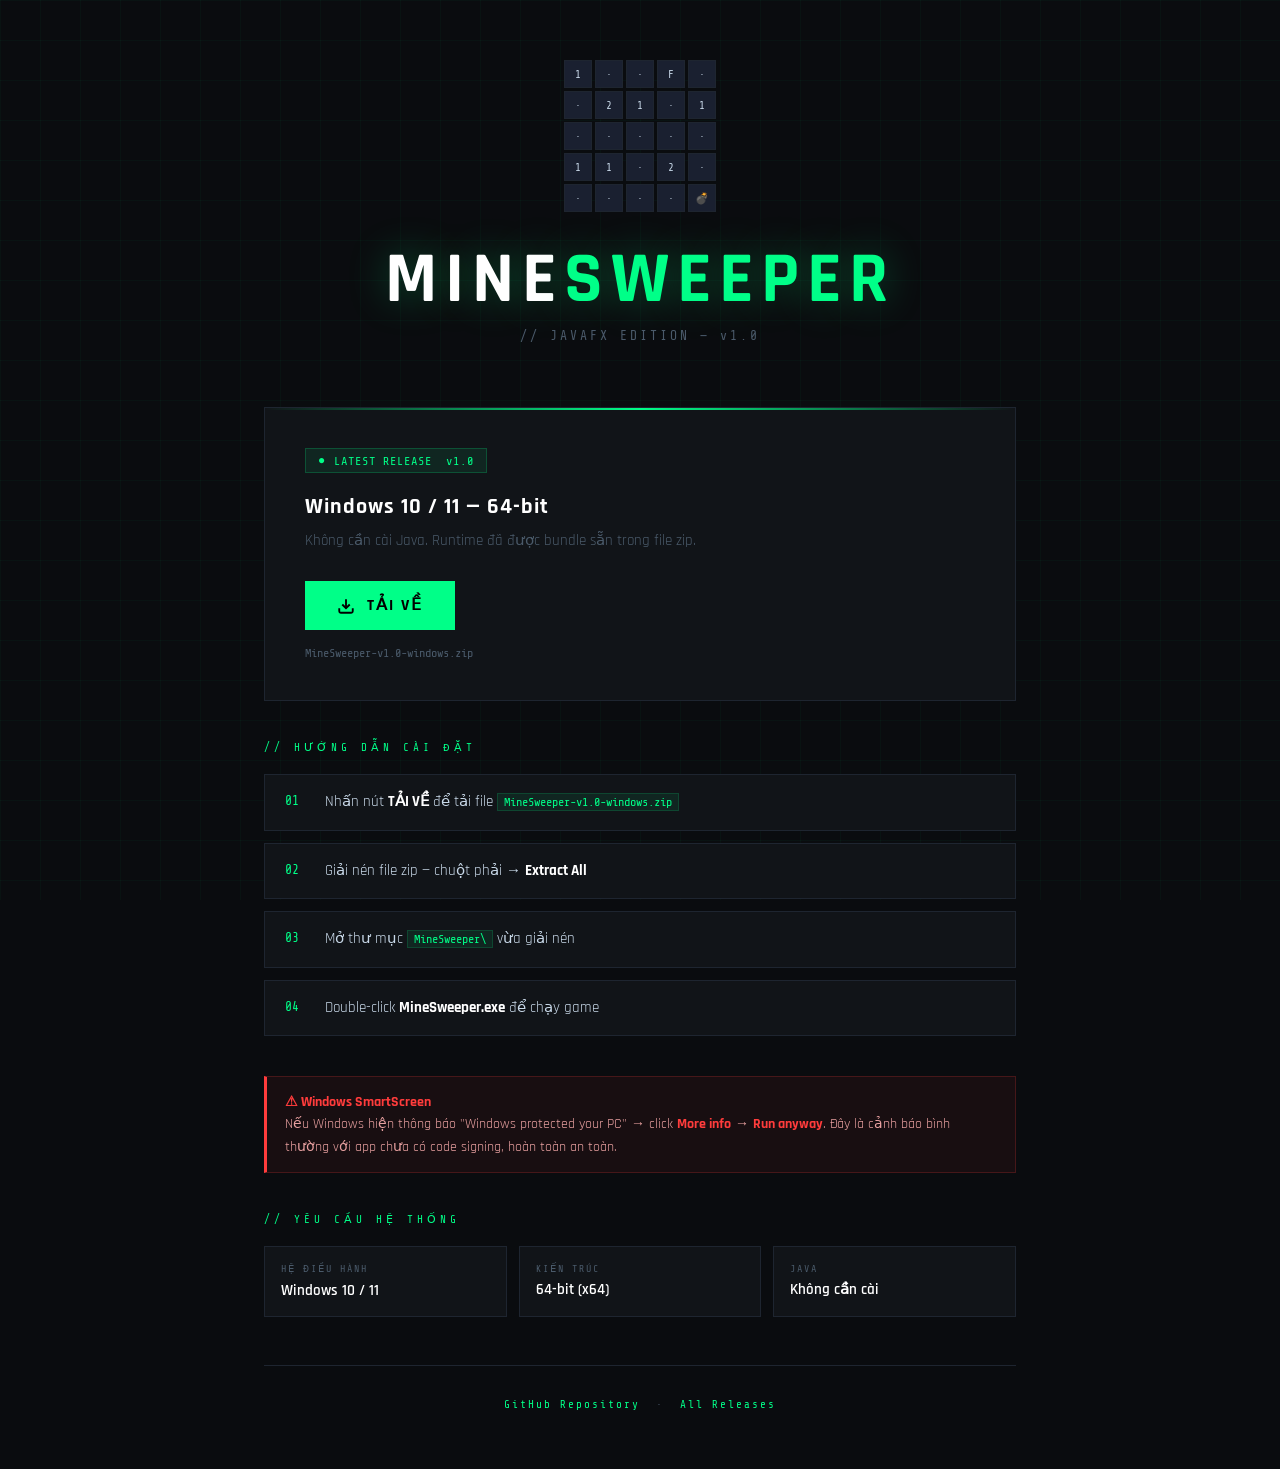
<file: index.html>
<!DOCTYPE html>
<html lang="vi">
<head>
  <meta charset="UTF-8">
  <meta name="viewport" content="width=device-width, initial-scale=1.0">
  <title>MineSweeper</title>

  <link href="https://fonts.googleapis.com/css2?family=Share+Tech+Mono&family=Rajdhani:wght@400;600;700&display=swap" rel="stylesheet">

  <style>
    *, *::before, *::after {
      box-sizing: border-box;
      margin: 0;
      padding: 0;
    }

    :root {
      --bg: #0a0c0f;
      --surface: #111418;
      --border: #1e2530;
      --accent: #00ff88;
      --accent2: #ff3c3c;
      --text: #c8d8e8;
      --muted: #4a5a6a;
      --cell: #1a2030;
    }

    body {
      background: var(--bg);
      color: var(--text);
      font-family: 'Rajdhani', sans-serif;
      min-height: 100vh;
      overflow-x: hidden;
    }

    body::before {
      content: '';
      position: fixed;
      inset: 0;
      background-image:
        linear-gradient(rgba(0,255,136,0.03) 1px, transparent 1px),
        linear-gradient(90deg, rgba(0,255,136,0.03) 1px, transparent 1px);
      background-size: 40px 40px;
      pointer-events: none;
      z-index: 0;
    }

    .container {
      position: relative;
      z-index: 1;
      max-width: 800px;
      margin: 0 auto;
      padding: 60px 24px;
    }

    .header {
      text-align: center;
      margin-bottom: 64px;
    }

    .game-grid {
      display: inline-grid;
      grid-template-columns: repeat(5, 28px);
      gap: 3px;
      margin-bottom: 32px;
    }

    .cell {
      width: 28px;
      height: 28px;
      background: var(--cell);
      border: 1px solid var(--border);
      display: flex;
      align-items: center;
      justify-content: center;
      font-family: 'Share Tech Mono', monospace;
      font-size: 11px;
      animation: cellReveal 0.4s ease forwards;
      opacity: 0;
    }

    @keyframes cellReveal {
      from {
        opacity: 0;
        transform: scale(0.5);
      }
      to {
        opacity: 1;
        transform: scale(1);
      }
    }

    .title {
      font-size: clamp(42px, 8vw, 72px);
      font-weight: 700;
      letter-spacing: 8px;
      text-transform: uppercase;
      color: #fff;
      text-shadow: 0 0 40px rgba(0,255,136,0.3);
      line-height: 1;
    }

    .title span {
      color: var(--accent);
    }

    .subtitle {
      margin-top: 12px;
      font-family: 'Share Tech Mono', monospace;
      font-size: 13px;
      color: var(--muted);
      letter-spacing: 3px;
    }

    .download-card {
      background: var(--surface);
      border: 1px solid var(--border);
      padding: 40px;
      margin-bottom: 40px;
      position: relative;
      overflow: hidden;
    }

    .download-card::before {
      content: '';
      position: absolute;
      top: 0;
      left: 0;
      right: 0;
      height: 2px;
      background: linear-gradient(90deg, transparent, var(--accent), transparent);
    }

    .release-tag {
      display: inline-flex;
      align-items: center;
      gap: 8px;
      background: rgba(0,255,136,0.08);
      border: 1px solid rgba(0,255,136,0.2);
      color: var(--accent);
      font-family: 'Share Tech Mono', monospace;
      font-size: 12px;
      padding: 4px 12px;
      margin-bottom: 20px;
      letter-spacing: 1px;
    }

    .release-tag::before {
      content: '●';
      animation: blink 1.5s infinite;
    }

    @keyframes blink {
      0%, 100% {
        opacity: 1;
      }
      50% {
        opacity: 0.2;
      }
    }

    .card-title {
      font-size: 22px;
      font-weight: 700;
      color: #fff;
      margin-bottom: 8px;
      letter-spacing: 1px;
    }

    .card-desc {
      color: var(--muted);
      font-size: 15px;
      margin-bottom: 28px;
      line-height: 1.6;
    }

    .download-btn {
      display: inline-flex;
      align-items: center;
      gap: 12px;
      background: var(--accent);
      color: #000;
      text-decoration: none;
      font-family: 'Rajdhani', sans-serif;
      font-weight: 700;
      font-size: 16px;
      letter-spacing: 2px;
      text-transform: uppercase;
      padding: 14px 32px;
      transition: all 0.2s;
      position: relative;
      overflow: hidden;
    }

    .download-btn::before {
      content: '';
      position: absolute;
      inset: 0;
      background: rgba(255,255,255,0.15);
      transform: translateX(-100%);
      transition: transform 0.3s;
    }

    .download-btn:hover::before {
      transform: translateX(0);
    }

    .download-btn:hover {
      box-shadow: 0 0 30px rgba(0,255,136,0.4);
    }

    .download-btn svg {
      width: 18px;
      height: 18px;
      flex-shrink: 0;
    }

    .file-info {
      margin-top: 16px;
      font-family: 'Share Tech Mono', monospace;
      font-size: 12px;
      color: var(--muted);
    }

    .section-label {
      font-family: 'Share Tech Mono', monospace;
      font-size: 11px;
      color: var(--accent);
      letter-spacing: 4px;
      text-transform: uppercase;
      margin-bottom: 20px;
    }

    .steps {
      display: flex;
      flex-direction: column;
      gap: 12px;
      margin-bottom: 40px;
    }

    .step {
      display: flex;
      gap: 16px;
      align-items: flex-start;
      background: var(--surface);
      border: 1px solid var(--border);
      padding: 16px 20px;
      transition: border-color 0.2s;
    }

    .step:hover {
      border-color: var(--accent);
    }

    .step-num {
      font-family: 'Share Tech Mono', monospace;
      font-size: 13px;
      color: var(--accent);
      min-width: 24px;
      margin-top: 2px;
    }

    .step-text {
      font-size: 15px;
      color: var(--text);
      line-height: 1.5;
    }

    .step-text strong {
      color: #fff;
    }

    code {
      font-family: 'Share Tech Mono', monospace;
      font-size: 12px;
      background: rgba(0,255,136,0.08);
      border: 1px solid rgba(0,255,136,0.15);
      color: var(--accent);
      padding: 1px 6px;
    }

    .warning {
      background: rgba(255,60,60,0.06);
      border: 1px solid rgba(255,60,60,0.2);
      border-left: 3px solid var(--accent2);
      padding: 14px 18px;
      font-size: 14px;
      color: #e8a0a0;
      line-height: 1.6;
      margin-bottom: 40px;
    }

    .warning strong {
      color: var(--accent2);
    }

    .req-grid {
      display: grid;
      grid-template-columns: repeat(auto-fit, minmax(200px, 1fr));
      gap: 12px;
      margin-bottom: 48px;
    }

    .req-item {
      background: var(--surface);
      border: 1px solid var(--border);
      padding: 16px;
    }

    .req-label {
      font-family: 'Share Tech Mono', monospace;
      font-size: 10px;
      color: var(--muted);
      letter-spacing: 2px;
      margin-bottom: 6px;
    }

    .req-value {
      font-size: 15px;
      font-weight: 600;
      color: #fff;
    }

    .footer {
      text-align: center;
      font-family: 'Share Tech Mono', monospace;
      font-size: 11px;
      color: var(--muted);
      padding-top: 32px;
      border-top: 1px solid var(--border);
      letter-spacing: 2px;
    }

    .footer a {
      color: var(--accent);
      text-decoration: none;
    }

    .footer a:hover {
      text-decoration: underline;
    }
  </style>
</head>

<body>

<div class="container">

  <div class="header">

    <div class="game-grid">

      <div class="cell" style="animation-delay:0ms">1</div>
      <div class="cell" style="animation-delay:60ms">·</div>
      <div class="cell" style="animation-delay:120ms">·</div>
      <div class="cell" style="animation-delay:180ms">F</div>
      <div class="cell" style="animation-delay:240ms">·</div>

      <div class="cell" style="animation-delay:300ms">·</div>
      <div class="cell" style="animation-delay:360ms">2</div>
      <div class="cell" style="animation-delay:420ms">1</div>
      <div class="cell" style="animation-delay:480ms">·</div>
      <div class="cell" style="animation-delay:540ms">1</div>

      <div class="cell" style="animation-delay:600ms">·</div>
      <div class="cell" style="animation-delay:660ms">·</div>
      <div class="cell" style="animation-delay:720ms">·</div>
      <div class="cell" style="animation-delay:780ms">·</div>
      <div class="cell" style="animation-delay:840ms">·</div>

      <div class="cell" style="animation-delay:900ms">1</div>
      <div class="cell" style="animation-delay:960ms">1</div>
      <div class="cell" style="animation-delay:1020ms">·</div>
      <div class="cell" style="animation-delay:1080ms">2</div>
      <div class="cell" style="animation-delay:1140ms">·</div>

      <div class="cell" style="animation-delay:1200ms">·</div>
      <div class="cell" style="animation-delay:1260ms">·</div>
      <div class="cell" style="animation-delay:1320ms">·</div>
      <div class="cell" style="animation-delay:1380ms">·</div>
      <div class="cell" style="animation-delay:1440ms">💣</div>

    </div>

    <div class="title">MINE<span>SWEEPER</span></div>
    <div class="subtitle">// JAVAFX EDITION — v1.0</div>

  </div>

  <div class="download-card">

    <div class="release-tag">
      LATEST RELEASE &nbsp;v1.0
    </div>

    <div class="card-title">
      Windows 10 / 11 — 64-bit
    </div>

    <div class="card-desc">
      Không cần cài Java. Runtime đã được bundle sẵn trong file zip.
    </div>

    <a class="download-btn"
       href="https://github.com/HocNguyen0605/MineSweeper/releases/download/v1.0/MineSweeper-v1.0-windows.zip">

      <svg viewBox="0 0 24 24" fill="none" stroke="currentColor" stroke-width="2.5">
        <path d="M21 15v4a2 2 0 01-2 2H5a2 2 0 01-2-2v-4"></path>
        <polyline points="7 10 12 15 17 10"></polyline>
        <line x1="12" y1="15" x2="12" y2="3"></line>
      </svg>

      TẢI VỀ
    </a>

    <div class="file-info">
      MineSweeper-v1.0-windows.zip
    </div>

  </div>

  <div class="section-label">
    // Hướng dẫn cài đặt
  </div>

  <div class="steps">

    <div class="step">
      <div class="step-num">01</div>
      <div class="step-text">
        Nhấn nút <strong>TẢI VỀ</strong> để tải file
        <code>MineSweeper-v1.0-windows.zip</code>
      </div>
    </div>

    <div class="step">
      <div class="step-num">02</div>
      <div class="step-text">
        Giải nén file zip — chuột phải → <strong>Extract All</strong>
      </div>
    </div>

    <div class="step">
      <div class="step-num">03</div>
      <div class="step-text">
        Mở thư mục <code>MineSweeper\</code> vừa giải nén
      </div>
    </div>

    <div class="step">
      <div class="step-num">04</div>
      <div class="step-text">
        Double-click <strong>MineSweeper.exe</strong> để chạy game
      </div>
    </div>

  </div>

  <div class="warning">
    <strong>⚠ Windows SmartScreen</strong><br>
    Nếu Windows hiện thông báo "Windows protected your PC" →
    click <strong>More info</strong> →
    <strong>Run anyway</strong>.
    Đây là cảnh báo bình thường với app chưa có code signing, hoàn toàn an toàn.
  </div>

  <div class="section-label">
    // Yêu cầu hệ thống
  </div>

  <div class="req-grid">

    <div class="req-item">
      <div class="req-label">HỆ ĐIỀU HÀNH</div>
      <div class="req-value">Windows 10 / 11</div>
    </div>

    <div class="req-item">
      <div class="req-label">KIẾN TRÚC</div>
      <div class="req-value">64-bit (x64)</div>
    </div>

    <div class="req-item">
      <div class="req-label">JAVA</div>
      <div class="req-value">Không cần cài</div>
    </div>

  </div>

  <div class="footer">
    <a href="https://github.com/HocNguyen0605/MineSweeper">
      GitHub Repository
    </a>

    &nbsp;·&nbsp;

    <a href="https://github.com/HocNguyen0605/MineSweeper/releases">
      All Releases
    </a>
  </div>

</div>

</body>
</html>
</file>
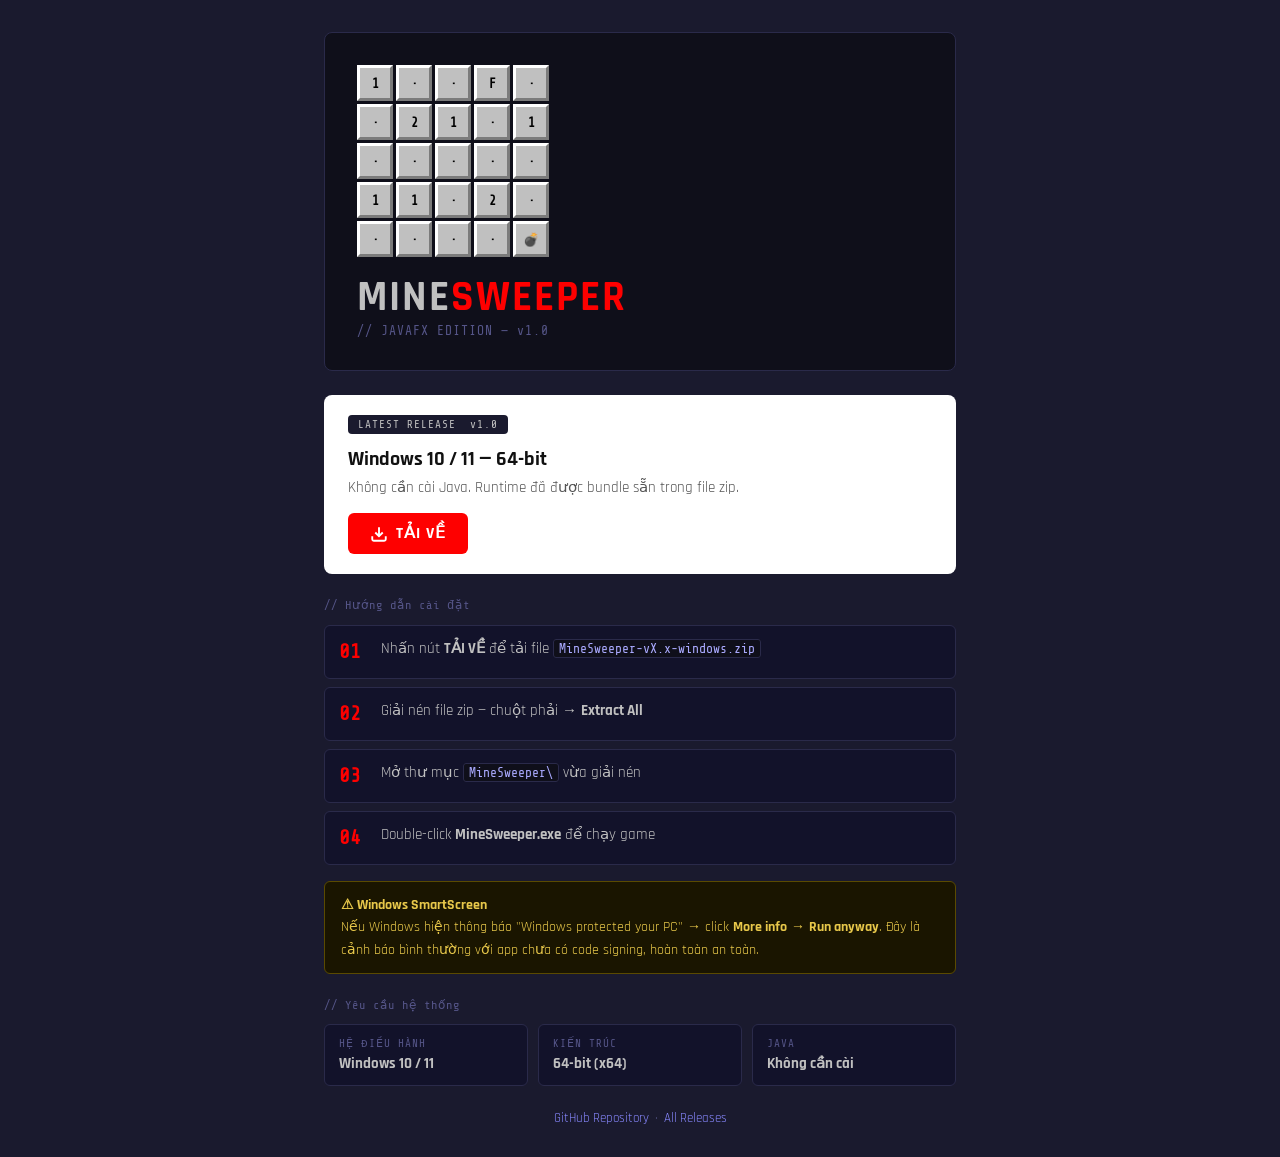
<file: src/main/resources/index.html>
<html lang="vi">
<head>
  <meta charset="UTF-8">
  <meta name="viewport" content="width=device-width, initial-scale=1.0">
  <title>MineSweeper</title>

  <link href="https://fonts.googleapis.com/css2?family=Share+Tech+Mono&family=Rajdhani:wght@400;600;700&display=swap" rel="stylesheet">

  <link rel="stylesheet" href="css/style.css">
</head>

<body>

<div class="container">

  <div class="header">

    <div class="game-grid">

      <div class="cell" style="animation-delay:0ms">1</div>
      <div class="cell" style="animation-delay:60ms">·</div>
      <div class="cell" style="animation-delay:120ms">·</div>
      <div class="cell" style="animation-delay:180ms">F</div>
      <div class="cell" style="animation-delay:240ms">·</div>

      <div class="cell" style="animation-delay:300ms">·</div>
      <div class="cell" style="animation-delay:360ms">2</div>
      <div class="cell" style="animation-delay:420ms">1</div>
      <div class="cell" style="animation-delay:480ms">·</div>
      <div class="cell" style="animation-delay:540ms">1</div>

      <div class="cell" style="animation-delay:600ms">·</div>
      <div class="cell" style="animation-delay:660ms">·</div>
      <div class="cell" style="animation-delay:720ms">·</div>
      <div class="cell" style="animation-delay:780ms">·</div>
      <div class="cell" style="animation-delay:840ms">·</div>

      <div class="cell" style="animation-delay:900ms">1</div>
      <div class="cell" style="animation-delay:960ms">1</div>
      <div class="cell" style="animation-delay:1020ms">·</div>
      <div class="cell" style="animation-delay:1080ms">2</div>
      <div class="cell" style="animation-delay:1140ms">·</div>

      <div class="cell" style="animation-delay:1200ms">·</div>
      <div class="cell" style="animation-delay:1260ms">·</div>
      <div class="cell" style="animation-delay:1320ms">·</div>
      <div class="cell" style="animation-delay:1380ms">·</div>
      <div class="cell" style="animation-delay:1440ms">💣</div>

    </div>

    <div class="title">MINE<span>SWEEPER</span></div>
    <div class="subtitle">// JAVAFX EDITION — v1.0</div>

  </div>

  <div class="download-card">

    <div class="release-tag">
      LATEST RELEASE &nbsp;v1.0
    </div>

    <div class="card-title">
      Windows 10 / 11 — 64-bit
    </div>

    <div class="card-desc">
      Không cần cài Java. Runtime đã được bundle sẵn trong file zip.
    </div>

    <a class="download-btn"
       href="https://github.com/HocNguyen0605/MineSweeper/releases/download/v3.1/MineSweeper-v3.1-windows.zip">

      <svg viewBox="0 0 24 24" fill="none" stroke="currentColor" stroke-width="2.5">
        <path d="M21 15v4a2 2 0 01-2 2H5a2 2 0 01-2-2v-4"></path>
        <polyline points="7 10 12 15 17 10"></polyline>
        <line x1="12" y1="15" x2="12" y2="3"></line>
      </svg>

      TẢI VỀ
    </a>

  </div>

  <div class="section-label">
    // Hướng dẫn cài đặt
  </div>

  <div class="steps">

    <div class="step">
      <div class="step-num">01</div>
      <div class="step-text">
        Nhấn nút <strong>TẢI VỀ</strong> để tải file
        <code>MineSweeper-vX.x-windows.zip</code>
      </div>
    </div>

    <div class="step">
      <div class="step-num">02</div>
      <div class="step-text">
        Giải nén file zip — chuột phải → <strong>Extract All</strong>
      </div>
    </div>

    <div class="step">
      <div class="step-num">03</div>
      <div class="step-text">
        Mở thư mục <code>MineSweeper\</code> vừa giải nén
      </div>
    </div>

    <div class="step">
      <div class="step-num">04</div>
      <div class="step-text">
        Double-click <strong>MineSweeper.exe</strong> để chạy game
      </div>
    </div>

  </div>

  <div class="warning">
    <strong>⚠ Windows SmartScreen</strong><br>
    Nếu Windows hiện thông báo "Windows protected your PC" →
    click <strong>More info</strong> →
    <strong>Run anyway</strong>.
    Đây là cảnh báo bình thường với app chưa có code signing, hoàn toàn an toàn.
  </div>

  <div class="section-label">
    // Yêu cầu hệ thống
  </div>

  <div class="req-grid">

    <div class="req-item">
      <div class="req-label">HỆ ĐIỀU HÀNH</div>
      <div class="req-value">Windows 10 / 11</div>
    </div>

    <div class="req-item">
      <div class="req-label">KIẾN TRÚC</div>
      <div class="req-value">64-bit (x64)</div>
    </div>

    <div class="req-item">
      <div class="req-label">JAVA</div>
      <div class="req-value">Không cần cài</div>
    </div>

  </div>

  <div class="footer">
    <a href="https://github.com/HocNguyen0605/MineSweeper">
      GitHub Repository
    </a>

    &nbsp;·&nbsp;

    <a href="https://github.com/HocNguyen0605/MineSweeper/releases">
      All Releases
    </a>
  </div>

</div>

</body>
</html>
</file>
<file: src/main/resources/css/style.css>
@import url('https://fonts.googleapis.com/css2?family=Share+Tech+Mono&family=Rajdhani:wght@400;600;700&display=swap');

* {
    box-sizing: border-box;
    margin: 0;
    padding: 0;
}

body {
    font-family: 'Rajdhani', sans-serif;
    background: #1a1a2e;
    color: #c0c0c0;
    min-height: 100vh;
}

.container {
    max-width: 680px;
    margin: 0 auto;
    padding: 2rem 1.5rem;
}

/* ── Header ── */
.header {
    background: #0f0f1a;
    border: 1px solid #2a2a4a;
    border-radius: 8px;
    padding: 2rem;
    margin-bottom: 1.5rem;
}

.game-grid {
    display: grid;
    grid-template-columns: repeat(5, 36px);
    gap: 3px;
    margin-bottom: 1.25rem;
}

.cell {
    width: 36px;
    height: 36px;
    background: #c0c0c0;
    border-top: 3px solid #ffffff;
    border-left: 3px solid #ffffff;
    border-right: 3px solid #7b7b7b;
    border-bottom: 3px solid #7b7b7b;
    display: flex;
    align-items: center;
    justify-content: center;
    font-family: 'Share Tech Mono', monospace;
    font-size: 13px;
    font-weight: 700;
    color: #000;
    animation: cellReveal 0.3s ease both;
}

/*UC 9 refactors */
/*Start*/
.cell-hidden {
    -fx-background-color: #c0c0c0;
    -fx-border-color: #ffffff #7b7b7b #7b7b7b #ffffff;
    -fx-border-width: 3px;
    -fx-background-insets: 0;
    -fx-background-radius: 0;
    -fx-border-radius: 0;
    -fx-cursor: hand;
}

.cell-hidden:hover {
    -fx-background-color: #d4d4d4;
}

.cell-revealed {
    -fx-background-color: #bdbdbd;
    -fx-border-color: #7b7b7b;
    -fx-border-width: 1px;
    -fx-background-insets: 0;
    -fx-background-radius: 0;
    -fx-border-radius: 0;
    -fx-alignment: center;
    -fx-font-family: 'Share Tech Mono', monospace;
    -fx-font-size: 18px;
    -fx-font-weight: bold;
}

.cell-flagged {
    -fx-border-color: #ffffff #7b7b7b #7b7b7b #ffffff;
    -fx-border-width: 3px;
    -fx-background-insets: 0;
    -fx-background-radius: 0;
    -fx-border-radius: 0;
    -fx-alignment: center;
    -fx-font-size: 16px;
}

.cell-mine {
    -fx-background-color: #bdbdbd;
    -fx-border-color: #7b7b7b;
    -fx-border-width: 1px;
    -fx-background-insets: 0;
    -fx-background-radius: 0;
    -fx-border-radius: 0;
    -fx-alignment: center;
    -fx-font-size: 16px;
}

.cell-exploded {
    -fx-background-color: #ff4444;
    -fx-border-color: #7b7b7b;
    -fx-border-width: 1px;
    -fx-background-insets: 0;
    -fx-background-radius: 0;
    -fx-border-radius: 0;
    -fx-alignment: center;
    -fx-font-size: 16px;
}

/* ── Number colors  ── */
.cell-num-1 { -fx-text-fill: #0000ff; }
.cell-num-2 { -fx-text-fill: #007b00; }
.cell-num-3 { -fx-text-fill: #ff0000; }
.cell-num-4 { -fx-text-fill: #00007b; }
.cell-num-5 { -fx-text-fill: #7b0000; }
.cell-num-6 { -fx-text-fill: #007b7b; }
.cell-num-7 { -fx-text-fill: #000000; }
.cell-num-8 { -fx-text-fill: #7b7b7b; }
/*End*/

@keyframes cellReveal {
    from { opacity: 0; transform: scale(0.7); }
    to   { opacity: 1; transform: scale(1); }
}

.title {
    font-size: 42px;
    font-weight: 700;
    color: #c0c0c0;
    letter-spacing: 2px;
    line-height: 1;
}

.title span {
    color: #fe0000;
}

.subtitle {
    font-family: 'Share Tech Mono', monospace;
    font-size: 13px;
    color: #555588;
    margin-top: 4px;
    letter-spacing: 1px;
}

/* ── Download card ── */
.download-card {
    background: #ffffff;
    color: #111;
    border-radius: 8px;
    padding: 1.25rem 1.5rem;
    margin-bottom: 1rem;
}

.release-tag {
    display: inline-block;
    background: #1a1a2e;
    color: #c0c0c0;
    font-family: 'Share Tech Mono', monospace;
    font-size: 11px;
    padding: 3px 10px;
    border-radius: 4px;
    margin-bottom: 12px;
    letter-spacing: 1px;
}

.card-title {
    font-size: 20px;
    font-weight: 700;
    margin-bottom: 6px;
}

.card-desc {
    font-size: 15px;
    color: #555;
    margin-bottom: 16px;
}

.download-btn {
    display: inline-flex;
    align-items: center;
    gap: 8px;
    background: #fe0000;
    color: #fff;
    text-decoration: none;
    padding: 10px 22px;
    border-radius: 6px;
    font-family: 'Rajdhani', sans-serif;
    font-size: 16px;
    font-weight: 700;
    letter-spacing: 1px;
    transition: background 0.15s;
}

.download-btn:hover {
    background: #cc0000;
}

.download-btn svg {
    width: 18px;
    height: 18px;
}

.file-info {
    font-family: 'Share Tech Mono', monospace;
    font-size: 12px;
    color: #888;
    margin-top: 10px;
}

/* ── Section label ── */
.section-label {
    font-family: 'Share Tech Mono', monospace;
    font-size: 12px;
    color: #555588;
    letter-spacing: 1px;
    margin: 1.5rem 0 0.75rem;
}

/* ── Steps ── */
.steps {
    display: flex;
    flex-direction: column;
    gap: 8px;
}

.step {
    display: flex;
    align-items: flex-start;
    gap: 14px;
    background: #12122a;
    border: 1px solid #2a2a4a;
    border-radius: 6px;
    padding: 12px 14px;
}

.step-num {
    font-family: 'Share Tech Mono', monospace;
    font-size: 20px;
    font-weight: 700;
    color: #fe0000;
    min-width: 28px;
    line-height: 1.4;
}

.step-text {
    font-size: 15px;
    color: #c0c0c0;
    line-height: 1.5;
}

.step-text code {
    font-family: 'Share Tech Mono', monospace;
    font-size: 13px;
    background: #0f0f1a;
    border: 1px solid #2a2a4a;
    padding: 1px 5px;
    border-radius: 3px;
    color: #aaaaff;
}

/* ── Warning ── */
.warning {
    border: 1px solid #5a4a00;
    background: #1a1500;
    color: #e8c84a;
    border-radius: 6px;
    padding: 12px 16px;
    font-size: 14px;
    line-height: 1.6;
    margin-top: 1rem;
}

/* ── Requirements grid ── */
.req-grid {
    display: grid;
    grid-template-columns: repeat(3, 1fr);
    gap: 10px;
}

.req-item {
    background: #12122a;
    border: 1px solid #2a2a4a;
    border-radius: 6px;
    padding: 12px 14px;
}

.req-label {
    font-family: 'Share Tech Mono', monospace;
    font-size: 11px;
    color: #555588;
    letter-spacing: 1px;
    margin-bottom: 4px;
}

.req-value {
    font-size: 15px;
    font-weight: 700;
    color: #c0c0c0;
}

/* ── Footer ── */
.footer {
    text-align: center;
    font-size: 13px;
    color: #555588;
    margin-top: 1.5rem;
}

.footer a {
    color: #8888ff;
    text-decoration: none;
}

.footer a:hover {
    text-decoration: underline;
}
</file>
